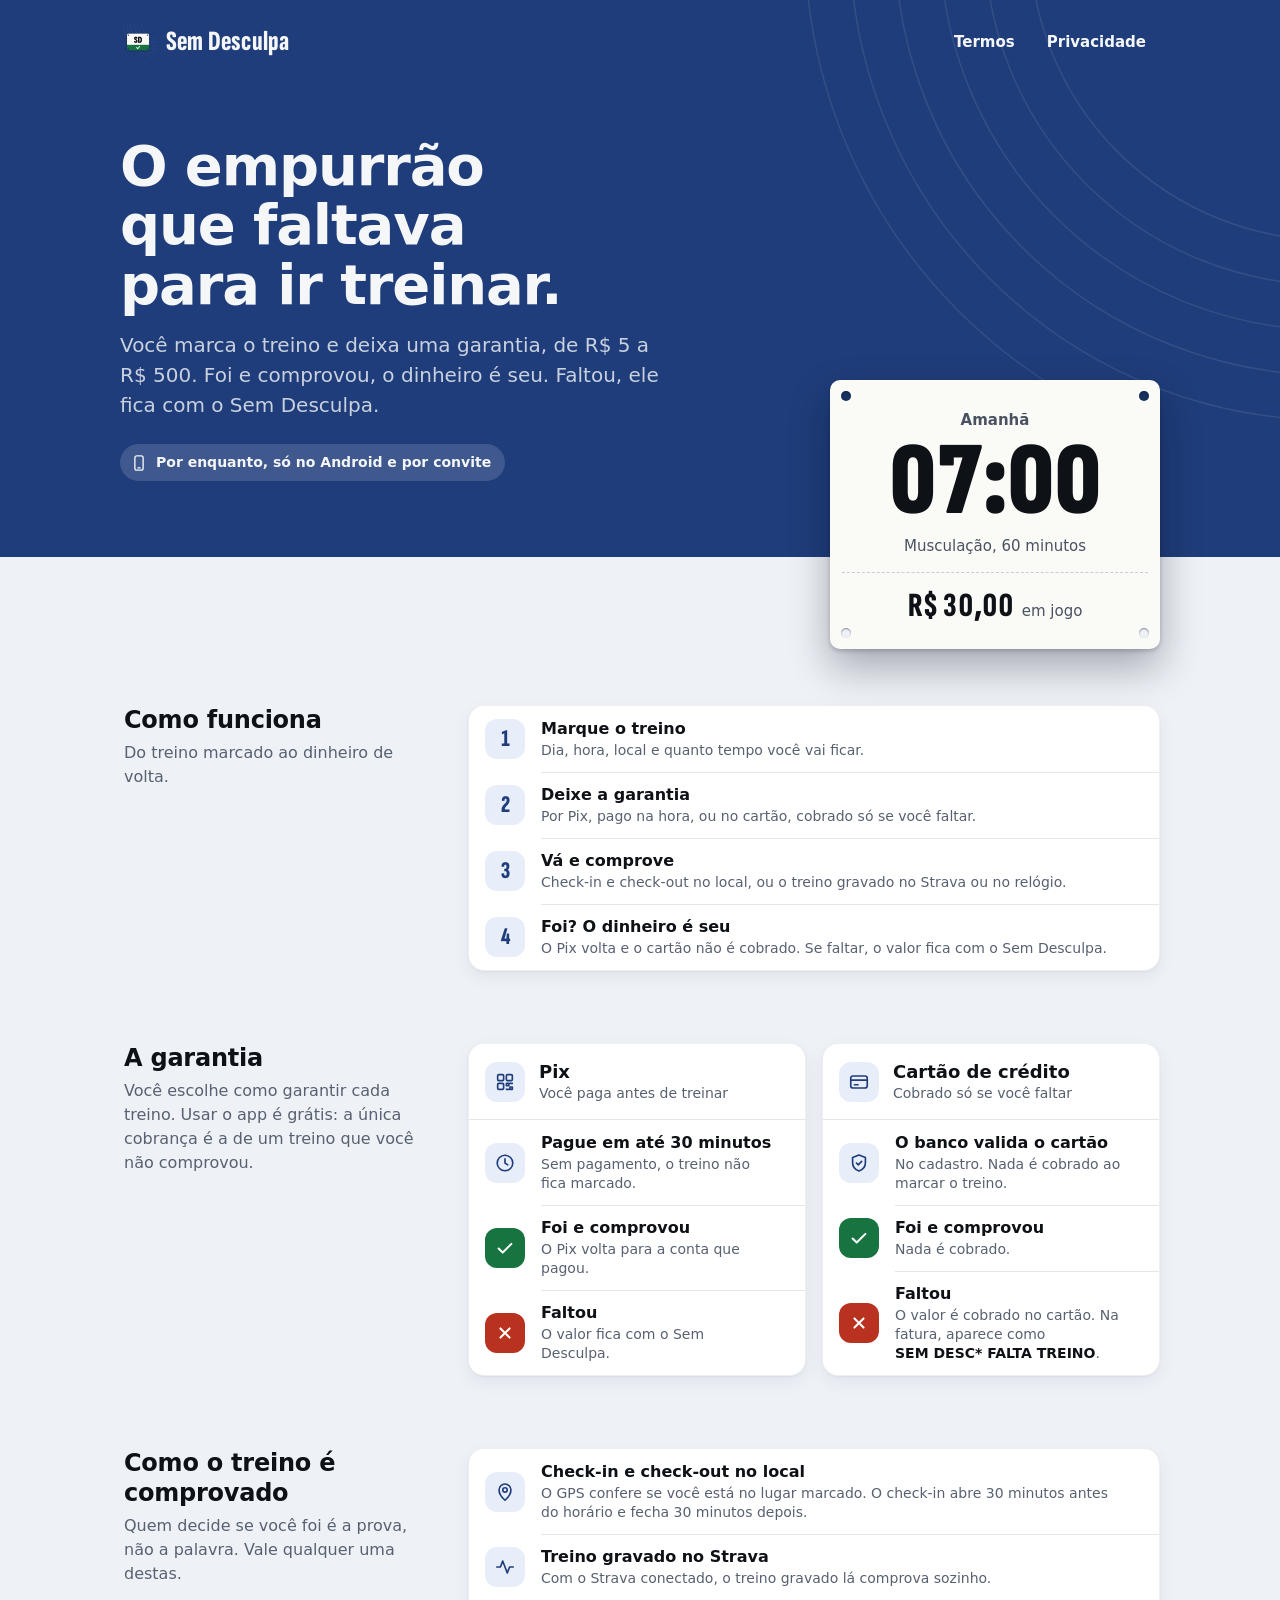
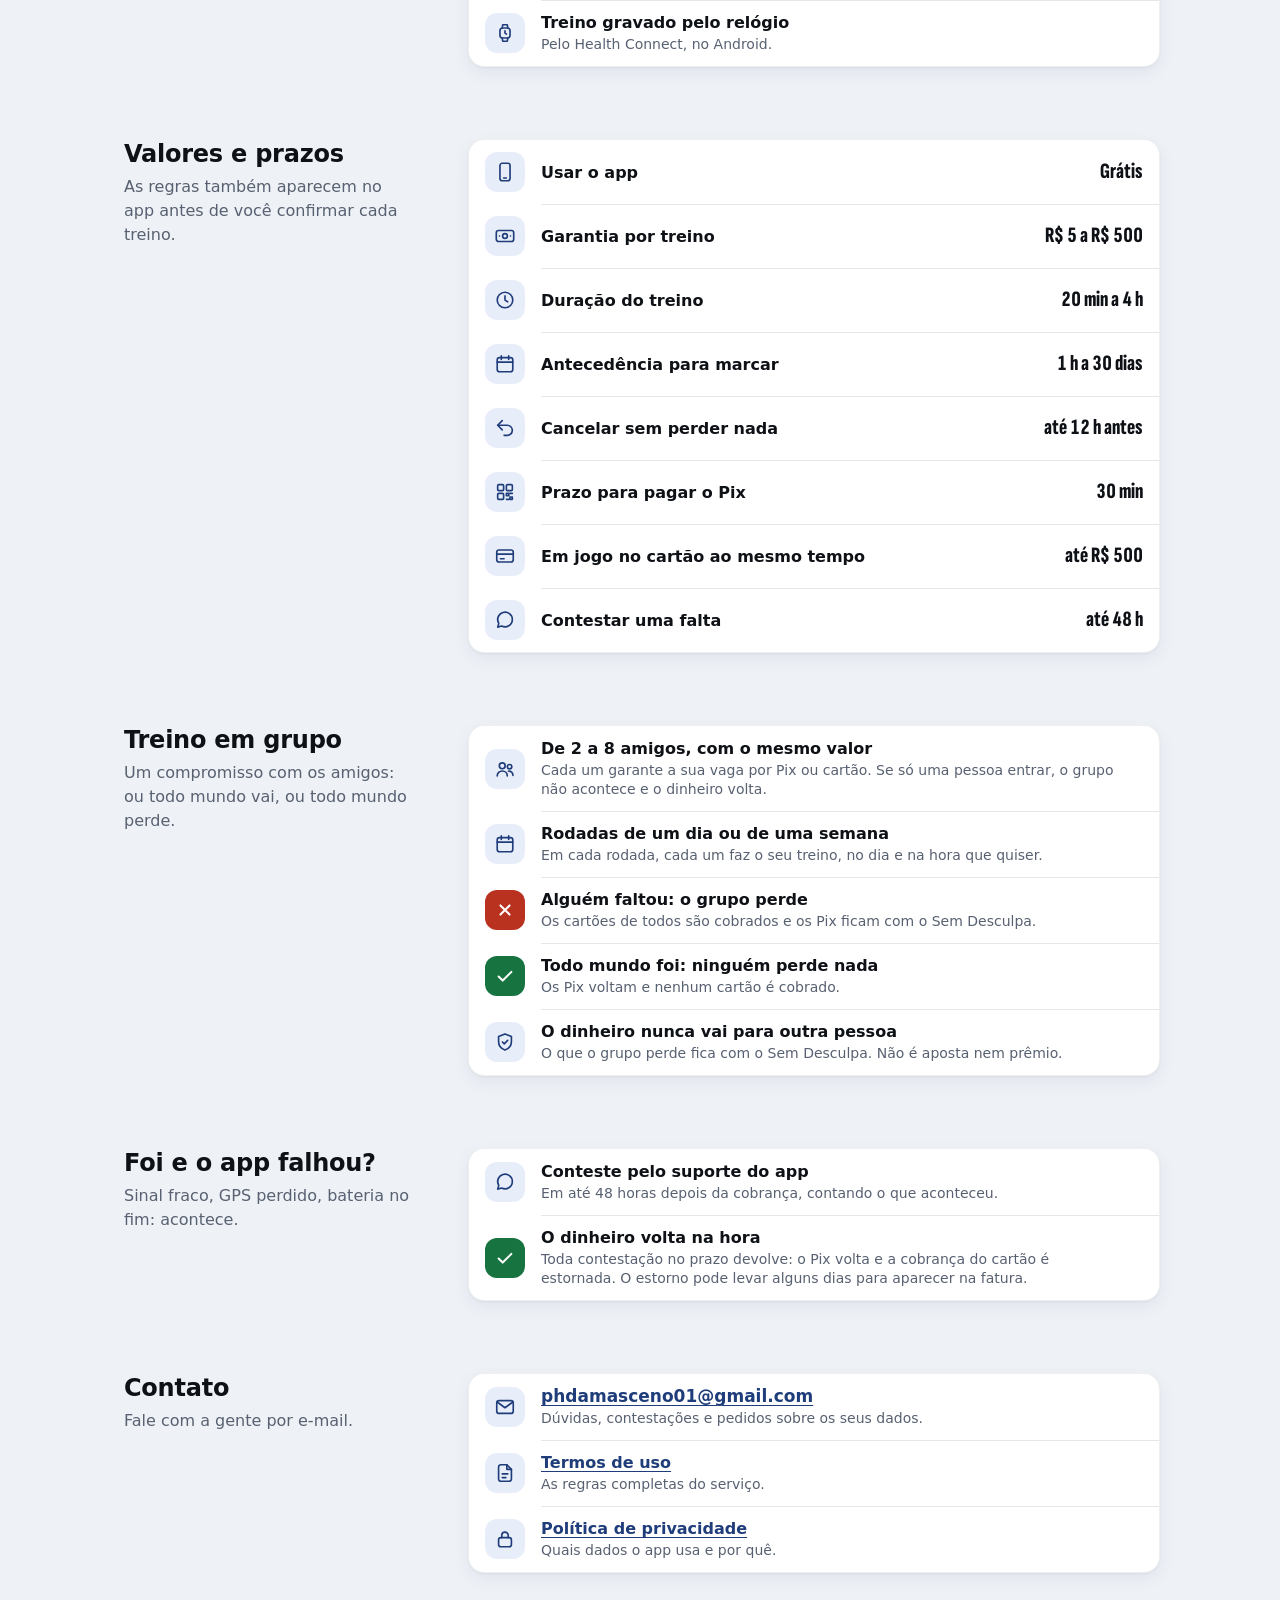
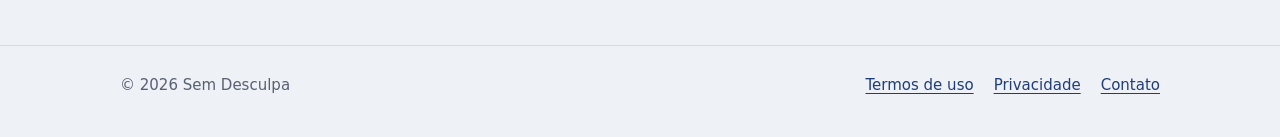
<file: index.html>
<!doctype html>
<html lang="pt-BR">
<head>
  <meta charset="utf-8">
  <meta name="viewport" content="width=device-width, initial-scale=1, viewport-fit=cover">
  <title>Sem Desculpa | treino com garantia em dinheiro</title>
  <meta name="description" content="Marque o treino e deixe uma garantia de R$ 5 a R$ 500. Foi e comprovou, o dinheiro é seu. Faltou, ele fica com o Sem Desculpa.">
  <meta name="theme-color" content="#1F3D7A" media="(prefers-color-scheme: light)">
  <meta name="theme-color" content="#0F1E3D" media="(prefers-color-scheme: dark)">
  <link rel="icon" href="favicon.png" type="image/png">
  <link rel="apple-touch-icon" href="icone.png">
  <meta property="og:type" content="website">
  <meta property="og:locale" content="pt_BR">
  <meta property="og:site_name" content="Sem Desculpa">
  <meta property="og:title" content="Sem Desculpa">
  <meta property="og:description" content="Marque o treino e deixe uma garantia. Foi e comprovou, o dinheiro é seu. Faltou, ele fica com o Sem Desculpa.">
  <meta property="og:url" content="https://pedro-damas.github.io/semdesculpa/">
  <meta property="og:image" content="https://pedro-damas.github.io/semdesculpa/icone.png">
  <link rel="preload" href="fontes/sofia-sans-extra-condensed-900.ttf" as="font" type="font/ttf" crossorigin>
  <link rel="preload" href="fontes/sofia-sans-extra-condensed-800.ttf" as="font" type="font/ttf" crossorigin>
  <link rel="stylesheet" href="estilo.css">
</head>
<body class="inicio">
  <svg width="0" height="0" style="position:absolute" aria-hidden="true" focusable="false">
    <defs>
      <symbol id="i-calendario" viewBox="0 0 24 24"><rect x="3.5" y="5" width="17" height="15.5" rx="2.5"/><path d="M3.5 10h17M8 3v4M16 3v4"/></symbol>
      <symbol id="i-qr" viewBox="0 0 24 24"><rect x="4" y="4" width="6.5" height="6.5" rx="1.2"/><rect x="13.5" y="4" width="6.5" height="6.5" rx="1.2"/><rect x="4" y="13.5" width="6.5" height="6.5" rx="1.2"/><path d="M13.5 13.5h2.6v2.6h-2.6zM17.4 17.4H20V20h-2.6zM17.4 13.5H20M13.5 20h2.6"/></symbol>
      <symbol id="i-cartao" viewBox="0 0 24 24"><rect x="3" y="5.5" width="18" height="13" rx="2.5"/><path d="M3 10h18M7 15h4"/></symbol>
      <symbol id="i-local" viewBox="0 0 24 24"><path d="M12 21s-6.5-5.7-6.5-11.2a6.5 6.5 0 0 1 13 0C18.5 15.3 12 21 12 21z"/><circle cx="12" cy="9.8" r="2.4"/></symbol>
      <symbol id="i-atividade" viewBox="0 0 24 24"><path d="M3 12h4l2.5-6.5 5 13 2.5-6.5h4"/></symbol>
      <symbol id="i-relogio-pulso" viewBox="0 0 24 24"><rect x="6.5" y="6.5" width="11" height="11" rx="3"/><path d="M9 6.5 9.5 3h5l.5 3.5M9 17.5l.5 3.5h5l.5-3.5M12 9.5V12l1.6 1.2"/></symbol>
      <symbol id="i-pessoas" viewBox="0 0 24 24"><circle cx="9" cy="8.5" r="3.2"/><path d="M3.5 19.5c0-3.1 2.5-5.3 5.5-5.3s5.5 2.2 5.5 5.3"/><circle cx="17" cy="9.5" r="2.4"/><path d="M15.8 14.4c2.6-.3 4.9 1.6 4.9 4.6"/></symbol>
      <symbol id="i-escudo" viewBox="0 0 24 24"><path d="M12 3.2 19 6v5.4c0 4.5-3 8-7 9.4-4-1.4-7-4.9-7-9.4V6z"/><path d="m9.2 12 2 2 3.7-3.8"/></symbol>
      <symbol id="i-email" viewBox="0 0 24 24"><rect x="3" y="5" width="18" height="14" rx="2.5"/><path d="m3.8 6.8 8.2 6 8.2-6"/></symbol>
      <symbol id="i-check" viewBox="0 0 24 24"><path d="m5 12.5 4.5 4.5L19 7.5"/></symbol>
      <symbol id="i-x" viewBox="0 0 24 24"><path d="M7 7l10 10M17 7 7 17"/></symbol>
      <symbol id="i-relogio" viewBox="0 0 24 24"><circle cx="12" cy="12" r="8.5"/><path d="M12 7.5V12l3 2"/></symbol>
      <symbol id="i-mensagem" viewBox="0 0 24 24"><path d="M20 11.5a8 8 0 0 1-11.7 7.1L4 19.8l1.2-4.1A8 8 0 1 1 20 11.5z"/></symbol>
      <symbol id="i-dinheiro" viewBox="0 0 24 24"><rect x="2.5" y="6" width="19" height="12" rx="2.5"/><circle cx="12" cy="12" r="2.6"/><path d="M6 12h.01M18 12h.01"/></symbol>
      <symbol id="i-celular" viewBox="0 0 24 24"><rect x="6.5" y="2.5" width="11" height="19" rx="2.5"/><path d="M10.5 18.5h3"/></symbol>
      <symbol id="i-cancelar" viewBox="0 0 24 24"><path d="M9 14 4 9l5-5"/><path d="M4 9h10.5a5.5 5.5 0 0 1 0 11H11"/></symbol>
      <symbol id="i-documento" viewBox="0 0 24 24"><path d="M14 3H7.5A2.5 2.5 0 0 0 5 5.5v13A2.5 2.5 0 0 0 7.5 21h9a2.5 2.5 0 0 0 2.5-2.5V8z"/><path d="M14 3v5h5M9 13h6M9 17h4"/></symbol>
      <symbol id="i-cadeado" viewBox="0 0 24 24"><rect x="5" y="10.5" width="14" height="10" rx="2.5"/><path d="M8.5 10.5V8a3.5 3.5 0 0 1 7 0v2.5"/></symbol>
    </defs>
  </svg>

  <header class="pista">
    <div class="arcos-caixa" aria-hidden="true">
      <svg class="arcos" viewBox="0 0 640 420" aria-hidden="true" focusable="false">
        <g fill="none" stroke="currentColor" stroke-width="1.5">
          <circle cx="690" cy="-60" r="300" vector-effect="non-scaling-stroke"/>
          <circle cx="690" cy="-60" r="345" vector-effect="non-scaling-stroke"/>
          <circle cx="690" cy="-60" r="390" vector-effect="non-scaling-stroke"/>
          <circle cx="690" cy="-60" r="435" vector-effect="non-scaling-stroke"/>
          <circle cx="690" cy="-60" r="480" vector-effect="non-scaling-stroke"/>
          <circle cx="690" cy="-60" r="525" vector-effect="non-scaling-stroke"/>
        </g>
      </svg>
    </div>

    <div class="miolo barra">
      <a class="marca" href="./"><img src="icone.png" width="36" height="36" alt="">Sem Desculpa</a>
      <nav aria-label="Páginas">
        <a href="termos.html">Termos</a>
        <a href="privacidade.html">Privacidade</a>
      </nav>
    </div>

    <div class="miolo heroi">
      <div class="heroi-texto">
        <h1>O empurrão que faltava para ir treinar.</h1>
        <p class="chamada">Você marca o treino e deixa uma garantia, de R$ 5 a R$ 500. Foi e comprovou, o dinheiro é seu. Faltou, ele fica com o Sem Desculpa.</p>
        <p class="disponivel"><svg aria-hidden="true" fill="none" stroke="currentColor" stroke-width="1.8" stroke-linecap="round" stroke-linejoin="round"><use href="#i-celular"/></svg>Por enquanto, só no Android e por convite</p>
      </div>

      <figure class="bib" role="img" aria-label="Exemplo de treino marcado: amanhã às 7h, musculação por 60 minutos, com R$ 30,00 em jogo.">
        <span class="furo cima esq"></span><span class="furo cima dir"></span>
        <span class="furo baixo esq"></span><span class="furo baixo dir"></span>
        <div class="bib-corpo" aria-hidden="true">
          <p class="bib-dia">Amanhã</p>
          <p class="bib-hora">07:00</p>
          <p class="bib-atividade">Musculação, 60 minutos</p>
        </div>
        <div class="bib-picote"></div>
        <div class="bib-canhoto" aria-hidden="true">
          <span class="bib-valor">R$ 30,00</span>
          <span class="bib-rotulo">em jogo</span>
        </div>
      </figure>
    </div>
  </header>

  <main class="miolo">
    <section class="secao" id="como-funciona" aria-labelledby="t-como">
      <div class="secao-titulo">
        <h2 id="t-como">Como funciona</h2>
        <p class="apoio">Do treino marcado ao dinheiro de volta.</p>
      </div>
      <ol class="bloco linhas">
        <li class="linha">
          <span class="ladrilho passo" aria-hidden="true">1</span>
          <div><p class="fato">Marque o treino</p><p class="detalhe">Dia, hora, local e quanto tempo você vai ficar.</p></div>
        </li>
        <li class="linha">
          <span class="ladrilho passo" aria-hidden="true">2</span>
          <div><p class="fato">Deixe a garantia</p><p class="detalhe">Por Pix, pago na hora, ou no cartão, cobrado só se você faltar.</p></div>
        </li>
        <li class="linha">
          <span class="ladrilho passo" aria-hidden="true">3</span>
          <div><p class="fato">Vá e comprove</p><p class="detalhe">Check-in e check-out no local, ou o treino gravado no Strava ou no relógio.</p></div>
        </li>
        <li class="linha">
          <span class="ladrilho passo" aria-hidden="true">4</span>
          <div><p class="fato">Foi? O dinheiro é seu</p><p class="detalhe">O Pix volta e o cartão não é cobrado. Se faltar, o valor fica com o Sem Desculpa.</p></div>
        </li>
      </ol>
    </section>

    <section class="secao" id="garantia" aria-labelledby="t-garantia">
      <div class="secao-titulo">
        <h2 id="t-garantia">A garantia</h2>
        <p class="apoio">Você escolhe como garantir cada treino. Usar o app é grátis: a única cobrança é a de um treino que você não comprovou.</p>
      </div>
      <div class="blocos lado-a-lado">
        <article class="bloco">
          <div class="cabeca-bloco">
            <span class="ladrilho" aria-hidden="true"><svg fill="none" stroke="currentColor" stroke-width="1.8" stroke-linecap="round" stroke-linejoin="round"><use href="#i-qr"/></svg></span>
            <div><h3>Pix</h3><p>Você paga antes de treinar</p></div>
          </div>
          <ul class="linhas">
            <li class="linha">
              <span class="ladrilho" aria-hidden="true"><svg fill="none" stroke="currentColor" stroke-width="1.8" stroke-linecap="round" stroke-linejoin="round"><use href="#i-relogio"/></svg></span>
              <div><p class="fato">Pague em até 30 minutos</p><p class="detalhe">Sem pagamento, o treino não fica marcado.</p></div>
            </li>
            <li class="linha">
              <span class="ladrilho ganho" aria-hidden="true"><svg fill="none" stroke="currentColor" stroke-width="2.2" stroke-linecap="round" stroke-linejoin="round"><use href="#i-check"/></svg></span>
              <div><p class="fato">Foi e comprovou</p><p class="detalhe">O Pix volta para a conta que pagou.</p></div>
            </li>
            <li class="linha">
              <span class="ladrilho perda" aria-hidden="true"><svg fill="none" stroke="currentColor" stroke-width="2.2" stroke-linecap="round" stroke-linejoin="round"><use href="#i-x"/></svg></span>
              <div><p class="fato">Faltou</p><p class="detalhe">O valor fica com o Sem Desculpa.</p></div>
            </li>
          </ul>
        </article>

        <article class="bloco">
          <div class="cabeca-bloco">
            <span class="ladrilho" aria-hidden="true"><svg fill="none" stroke="currentColor" stroke-width="1.8" stroke-linecap="round" stroke-linejoin="round"><use href="#i-cartao"/></svg></span>
            <div><h3>Cartão de crédito</h3><p>Cobrado só se você faltar</p></div>
          </div>
          <ul class="linhas">
            <li class="linha">
              <span class="ladrilho" aria-hidden="true"><svg fill="none" stroke="currentColor" stroke-width="1.8" stroke-linecap="round" stroke-linejoin="round"><use href="#i-escudo"/></svg></span>
              <div><p class="fato">O banco valida o cartão</p><p class="detalhe">No cadastro. Nada é cobrado ao marcar o treino.</p></div>
            </li>
            <li class="linha">
              <span class="ladrilho ganho" aria-hidden="true"><svg fill="none" stroke="currentColor" stroke-width="2.2" stroke-linecap="round" stroke-linejoin="round"><use href="#i-check"/></svg></span>
              <div><p class="fato">Foi e comprovou</p><p class="detalhe">Nada é cobrado.</p></div>
            </li>
            <li class="linha">
              <span class="ladrilho perda" aria-hidden="true"><svg fill="none" stroke="currentColor" stroke-width="2.2" stroke-linecap="round" stroke-linejoin="round"><use href="#i-x"/></svg></span>
              <div><p class="fato">Faltou</p><p class="detalhe">O valor é cobrado no cartão. Na fatura, aparece como <span class="fatura">SEM DESC* FALTA TREINO</span>.</p></div>
            </li>
          </ul>
        </article>
      </div>
    </section>

    <section class="secao" id="prova" aria-labelledby="t-prova">
      <div class="secao-titulo">
        <h2 id="t-prova">Como o treino é comprovado</h2>
        <p class="apoio">Quem decide se você foi é a prova, não a palavra. Vale qualquer uma destas.</p>
      </div>
      <ul class="bloco linhas">
        <li class="linha">
          <span class="ladrilho" aria-hidden="true"><svg fill="none" stroke="currentColor" stroke-width="1.8" stroke-linecap="round" stroke-linejoin="round"><use href="#i-local"/></svg></span>
          <div><p class="fato">Check-in e check-out no local</p><p class="detalhe">O GPS confere se você está no lugar marcado. O check-in abre 30 minutos antes do horário e fecha 30 minutos depois.</p></div>
        </li>
        <li class="linha">
          <span class="ladrilho" aria-hidden="true"><svg fill="none" stroke="currentColor" stroke-width="1.8" stroke-linecap="round" stroke-linejoin="round"><use href="#i-atividade"/></svg></span>
          <div><p class="fato">Treino gravado no Strava</p><p class="detalhe">Com o Strava conectado, o treino gravado lá comprova sozinho.</p></div>
        </li>
        <li class="linha">
          <span class="ladrilho" aria-hidden="true"><svg fill="none" stroke="currentColor" stroke-width="1.8" stroke-linecap="round" stroke-linejoin="round"><use href="#i-relogio-pulso"/></svg></span>
          <div><p class="fato">Treino gravado pelo relógio</p><p class="detalhe">Pelo Health Connect, no Android.</p></div>
        </li>
      </ul>
    </section>

    <section class="secao" id="regras" aria-labelledby="t-regras">
      <div class="secao-titulo">
        <h2 id="t-regras">Valores e prazos</h2>
        <p class="apoio">As regras também aparecem no app antes de você confirmar cada treino.</p>
      </div>
      <ul class="bloco linhas">
        <li class="linha">
          <span class="ladrilho" aria-hidden="true"><svg fill="none" stroke="currentColor" stroke-width="1.8" stroke-linecap="round" stroke-linejoin="round"><use href="#i-celular"/></svg></span>
          <p class="fato">Usar o app</p><span class="valor">Grátis</span>
        </li>
        <li class="linha">
          <span class="ladrilho" aria-hidden="true"><svg fill="none" stroke="currentColor" stroke-width="1.8" stroke-linecap="round" stroke-linejoin="round"><use href="#i-dinheiro"/></svg></span>
          <p class="fato">Garantia por treino</p><span class="valor">R$ 5 a R$ 500</span>
        </li>
        <li class="linha">
          <span class="ladrilho" aria-hidden="true"><svg fill="none" stroke="currentColor" stroke-width="1.8" stroke-linecap="round" stroke-linejoin="round"><use href="#i-relogio"/></svg></span>
          <p class="fato">Duração do treino</p><span class="valor">20 min a 4 h</span>
        </li>
        <li class="linha">
          <span class="ladrilho" aria-hidden="true"><svg fill="none" stroke="currentColor" stroke-width="1.8" stroke-linecap="round" stroke-linejoin="round"><use href="#i-calendario"/></svg></span>
          <p class="fato">Antecedência para marcar</p><span class="valor">1 h a 30 dias</span>
        </li>
        <li class="linha">
          <span class="ladrilho" aria-hidden="true"><svg fill="none" stroke="currentColor" stroke-width="1.8" stroke-linecap="round" stroke-linejoin="round"><use href="#i-cancelar"/></svg></span>
          <p class="fato">Cancelar sem perder nada</p><span class="valor">até 12 h antes</span>
        </li>
        <li class="linha">
          <span class="ladrilho" aria-hidden="true"><svg fill="none" stroke="currentColor" stroke-width="1.8" stroke-linecap="round" stroke-linejoin="round"><use href="#i-qr"/></svg></span>
          <p class="fato">Prazo para pagar o Pix</p><span class="valor">30 min</span>
        </li>
        <li class="linha">
          <span class="ladrilho" aria-hidden="true"><svg fill="none" stroke="currentColor" stroke-width="1.8" stroke-linecap="round" stroke-linejoin="round"><use href="#i-cartao"/></svg></span>
          <p class="fato">Em jogo no cartão ao mesmo tempo</p><span class="valor">até R$ 500</span>
        </li>
        <li class="linha">
          <span class="ladrilho" aria-hidden="true"><svg fill="none" stroke="currentColor" stroke-width="1.8" stroke-linecap="round" stroke-linejoin="round"><use href="#i-mensagem"/></svg></span>
          <p class="fato">Contestar uma falta</p><span class="valor">até 48 h</span>
        </li>
      </ul>
    </section>

    <section class="secao" id="grupo" aria-labelledby="t-grupo">
      <div class="secao-titulo">
        <h2 id="t-grupo">Treino em grupo</h2>
        <p class="apoio">Um compromisso com os amigos: ou todo mundo vai, ou todo mundo perde.</p>
      </div>
      <ul class="bloco linhas">
        <li class="linha">
          <span class="ladrilho" aria-hidden="true"><svg fill="none" stroke="currentColor" stroke-width="1.8" stroke-linecap="round" stroke-linejoin="round"><use href="#i-pessoas"/></svg></span>
          <div><p class="fato">De 2 a 8 amigos, com o mesmo valor</p><p class="detalhe">Cada um garante a sua vaga por Pix ou cartão. Se só uma pessoa entrar, o grupo não acontece e o dinheiro volta.</p></div>
        </li>
        <li class="linha">
          <span class="ladrilho" aria-hidden="true"><svg fill="none" stroke="currentColor" stroke-width="1.8" stroke-linecap="round" stroke-linejoin="round"><use href="#i-calendario"/></svg></span>
          <div><p class="fato">Rodadas de um dia ou de uma semana</p><p class="detalhe">Em cada rodada, cada um faz o seu treino, no dia e na hora que quiser.</p></div>
        </li>
        <li class="linha">
          <span class="ladrilho perda" aria-hidden="true"><svg fill="none" stroke="currentColor" stroke-width="2.2" stroke-linecap="round" stroke-linejoin="round"><use href="#i-x"/></svg></span>
          <div><p class="fato">Alguém faltou: o grupo perde</p><p class="detalhe">Os cartões de todos são cobrados e os Pix ficam com o Sem Desculpa.</p></div>
        </li>
        <li class="linha">
          <span class="ladrilho ganho" aria-hidden="true"><svg fill="none" stroke="currentColor" stroke-width="2.2" stroke-linecap="round" stroke-linejoin="round"><use href="#i-check"/></svg></span>
          <div><p class="fato">Todo mundo foi: ninguém perde nada</p><p class="detalhe">Os Pix voltam e nenhum cartão é cobrado.</p></div>
        </li>
        <li class="linha">
          <span class="ladrilho" aria-hidden="true"><svg fill="none" stroke="currentColor" stroke-width="1.8" stroke-linecap="round" stroke-linejoin="round"><use href="#i-escudo"/></svg></span>
          <div><p class="fato">O dinheiro nunca vai para outra pessoa</p><p class="detalhe">O que o grupo perde fica com o Sem Desculpa. Não é aposta nem prêmio.</p></div>
        </li>
      </ul>
    </section>

    <section class="secao" id="contestar" aria-labelledby="t-contestar">
      <div class="secao-titulo">
        <h2 id="t-contestar">Foi e o app falhou?</h2>
        <p class="apoio">Sinal fraco, GPS perdido, bateria no fim: acontece.</p>
      </div>
      <ul class="bloco linhas">
        <li class="linha">
          <span class="ladrilho" aria-hidden="true"><svg fill="none" stroke="currentColor" stroke-width="1.8" stroke-linecap="round" stroke-linejoin="round"><use href="#i-mensagem"/></svg></span>
          <div><p class="fato">Conteste pelo suporte do app</p><p class="detalhe">Em até 48 horas depois da cobrança, contando o que aconteceu.</p></div>
        </li>
        <li class="linha">
          <span class="ladrilho ganho" aria-hidden="true"><svg fill="none" stroke="currentColor" stroke-width="2.2" stroke-linecap="round" stroke-linejoin="round"><use href="#i-check"/></svg></span>
          <div><p class="fato">O dinheiro volta na hora</p><p class="detalhe">Toda contestação no prazo devolve: o Pix volta e a cobrança do cartão é estornada. O estorno pode levar alguns dias para aparecer na fatura.</p></div>
        </li>
      </ul>
    </section>

    <section class="secao" id="contato" aria-labelledby="t-contato">
      <div class="secao-titulo">
        <h2 id="t-contato">Contato</h2>
        <p class="apoio">Fale com a gente por e-mail.</p>
      </div>
      <ul class="bloco linhas">
        <li class="linha">
          <span class="ladrilho" aria-hidden="true"><svg fill="none" stroke="currentColor" stroke-width="1.8" stroke-linecap="round" stroke-linejoin="round"><use href="#i-email"/></svg></span>
          <div><p class="fato"><a class="contato" href="mailto:phdamasceno01@gmail.com">phdamasceno01@gmail.com</a></p><p class="detalhe">Dúvidas, contestações e pedidos sobre os seus dados.</p></div>
        </li>
        <li class="linha">
          <span class="ladrilho" aria-hidden="true"><svg fill="none" stroke="currentColor" stroke-width="1.8" stroke-linecap="round" stroke-linejoin="round"><use href="#i-documento"/></svg></span>
          <div><p class="fato"><a href="termos.html">Termos de uso</a></p><p class="detalhe">As regras completas do serviço.</p></div>
        </li>
        <li class="linha">
          <span class="ladrilho" aria-hidden="true"><svg fill="none" stroke="currentColor" stroke-width="1.8" stroke-linecap="round" stroke-linejoin="round"><use href="#i-cadeado"/></svg></span>
          <div><p class="fato"><a href="privacidade.html">Política de privacidade</a></p><p class="detalhe">Quais dados o app usa e por quê.</p></div>
        </li>
      </ul>
    </section>
  </main>

  <footer class="rodape">
    <div class="miolo">
      <p>© 2026 Sem Desculpa</p>
      <nav aria-label="Rodapé">
        <a href="termos.html">Termos de uso</a>
        <a href="privacidade.html">Privacidade</a>
        <a href="mailto:phdamasceno01@gmail.com">Contato</a>
      </nav>
    </div>
  </footer>
</body>
</html>
</file>
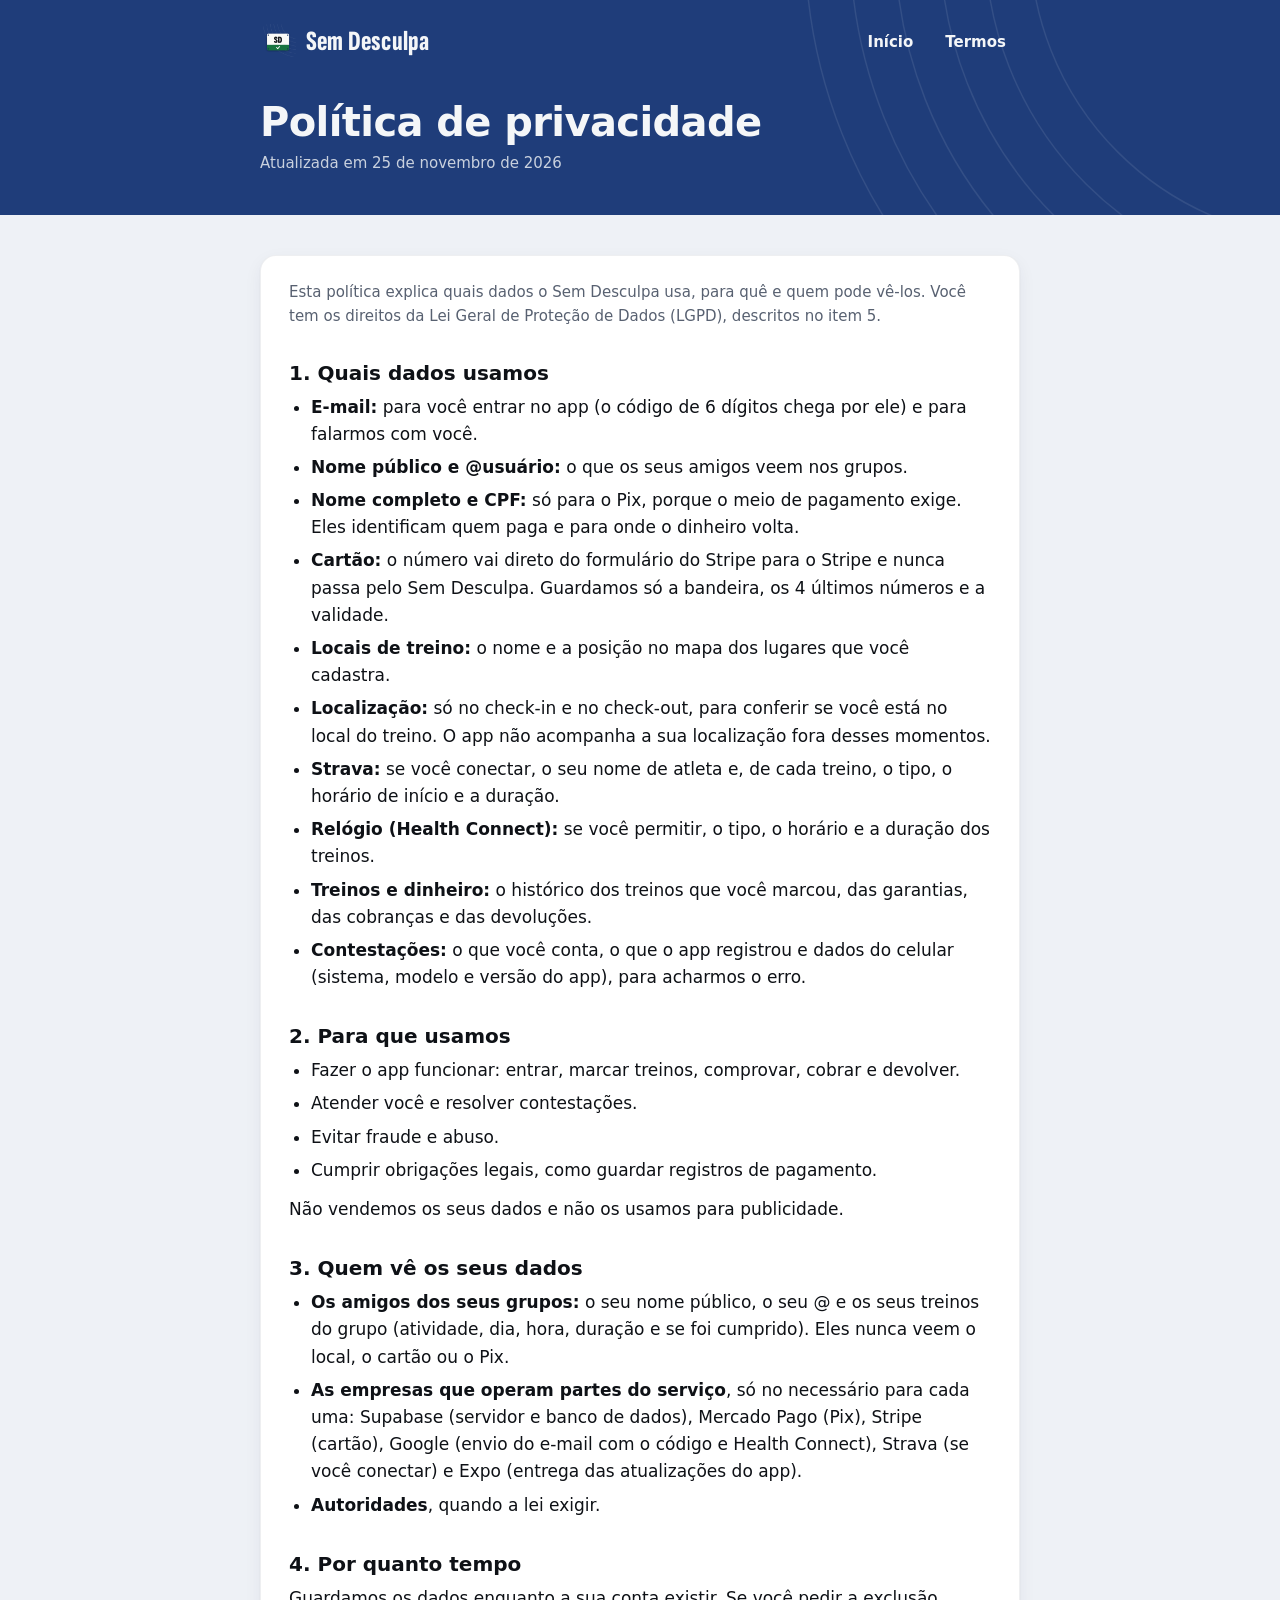
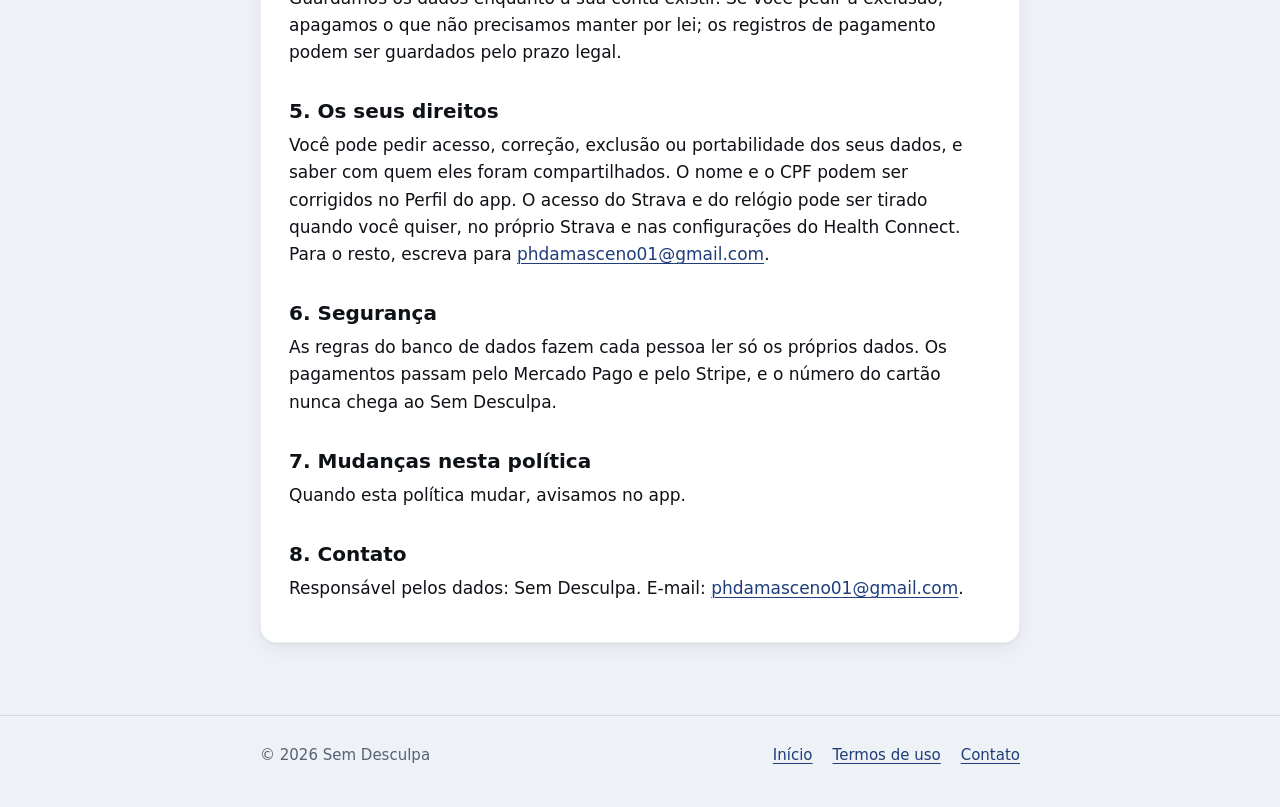
<file: privacidade.html>
<!doctype html>
<html lang="pt-BR">
<head>
  <meta charset="utf-8">
  <meta name="viewport" content="width=device-width, initial-scale=1, viewport-fit=cover">
  <title>Política de privacidade | Sem Desculpa</title>
  <meta name="description" content="Quais dados o Sem Desculpa usa, para quê, com quem compartilha e como pedir acesso, correção ou exclusão.">
  <meta name="theme-color" content="#1F3D7A" media="(prefers-color-scheme: light)">
  <meta name="theme-color" content="#0F1E3D" media="(prefers-color-scheme: dark)">
  <link rel="icon" href="favicon.png" type="image/png">
  <link rel="apple-touch-icon" href="icone.png">
  <link rel="stylesheet" href="estilo.css">
</head>
<body>
  <header class="pista">
    <div class="arcos-caixa" aria-hidden="true">
      <svg class="arcos" viewBox="0 0 640 420" aria-hidden="true" focusable="false">
        <g fill="none" stroke="currentColor" stroke-width="1.5">
          <circle cx="690" cy="-60" r="300" vector-effect="non-scaling-stroke"/>
          <circle cx="690" cy="-60" r="345" vector-effect="non-scaling-stroke"/>
          <circle cx="690" cy="-60" r="390" vector-effect="non-scaling-stroke"/>
          <circle cx="690" cy="-60" r="435" vector-effect="non-scaling-stroke"/>
          <circle cx="690" cy="-60" r="480" vector-effect="non-scaling-stroke"/>
          <circle cx="690" cy="-60" r="525" vector-effect="non-scaling-stroke"/>
        </g>
      </svg>
    </div>
    <div class="miolo estreito barra">
      <a class="marca" href="./"><img src="icone.png" width="36" height="36" alt="">Sem Desculpa</a>
      <nav aria-label="Páginas">
        <a href="./">Início</a>
        <a href="termos.html">Termos</a>
      </nav>
    </div>
    <div class="miolo estreito titulo-pagina">
      <h1>Política de privacidade</h1>
      <p>Atualizada em 25 de novembro de 2026</p>
    </div>
  </header>

  <main class="miolo estreito">
    <article class="bloco texto">
      <p class="aviso-texto">Esta política explica quais dados o Sem Desculpa usa, para quê e quem pode vê-los. Você tem os direitos da Lei Geral de Proteção de Dados (LGPD), descritos no item 5.</p>

      <h2>1. Quais dados usamos</h2>
      <ul>
        <li><strong>E-mail:</strong> para você entrar no app (o código de 6 dígitos chega por ele) e para falarmos com você.</li>
        <li><strong>Nome público e @usuário:</strong> o que os seus amigos veem nos grupos.</li>
        <li><strong>Nome completo e CPF:</strong> só para o Pix, porque o meio de pagamento exige. Eles identificam quem paga e para onde o dinheiro volta.</li>
        <li><strong>Cartão:</strong> o número vai direto do formulário do Stripe para o Stripe e nunca passa pelo Sem Desculpa. Guardamos só a bandeira, os 4 últimos números e a validade.</li>
        <li><strong>Locais de treino:</strong> o nome e a posição no mapa dos lugares que você cadastra.</li>
        <li><strong>Localização:</strong> só no check-in e no check-out, para conferir se você está no local do treino. O app não acompanha a sua localização fora desses momentos.</li>
        <li><strong>Strava:</strong> se você conectar, o seu nome de atleta e, de cada treino, o tipo, o horário de início e a duração.</li>
        <li><strong>Relógio (Health Connect):</strong> se você permitir, o tipo, o horário e a duração dos treinos.</li>
        <li><strong>Treinos e dinheiro:</strong> o histórico dos treinos que você marcou, das garantias, das cobranças e das devoluções.</li>
        <li><strong>Contestações:</strong> o que você conta, o que o app registrou e dados do celular (sistema, modelo e versão do app), para acharmos o erro.</li>
      </ul>

      <h2>2. Para que usamos</h2>
      <ul>
        <li>Fazer o app funcionar: entrar, marcar treinos, comprovar, cobrar e devolver.</li>
        <li>Atender você e resolver contestações.</li>
        <li>Evitar fraude e abuso.</li>
        <li>Cumprir obrigações legais, como guardar registros de pagamento.</li>
      </ul>
      <p>Não vendemos os seus dados e não os usamos para publicidade.</p>

      <h2>3. Quem vê os seus dados</h2>
      <ul>
        <li><strong>Os amigos dos seus grupos:</strong> o seu nome público, o seu @ e os seus treinos do grupo (atividade, dia, hora, duração e se foi cumprido). Eles nunca veem o local, o cartão ou o Pix.</li>
        <li><strong>As empresas que operam partes do serviço</strong>, só no necessário para cada uma: Supabase (servidor e banco de dados), Mercado Pago (Pix), Stripe (cartão), Google (envio do e-mail com o código e Health Connect), Strava (se você conectar) e Expo (entrega das atualizações do app).</li>
        <li><strong>Autoridades</strong>, quando a lei exigir.</li>
      </ul>

      <h2>4. Por quanto tempo</h2>
      <p>Guardamos os dados enquanto a sua conta existir. Se você pedir a exclusão, apagamos o que não precisamos manter por lei; os registros de pagamento podem ser guardados pelo prazo legal.</p>

      <h2>5. Os seus direitos</h2>
      <p>Você pode pedir acesso, correção, exclusão ou portabilidade dos seus dados, e saber com quem eles foram compartilhados. O nome e o CPF podem ser corrigidos no Perfil do app. O acesso do Strava e do relógio pode ser tirado quando você quiser, no próprio Strava e nas configurações do Health Connect. Para o resto, escreva para <a href="mailto:phdamasceno01@gmail.com">phdamasceno01@gmail.com</a>.</p>

      <h2>6. Segurança</h2>
      <p>As regras do banco de dados fazem cada pessoa ler só os próprios dados. Os pagamentos passam pelo Mercado Pago e pelo Stripe, e o número do cartão nunca chega ao Sem Desculpa.</p>

      <h2>7. Mudanças nesta política</h2>
      <p>Quando esta política mudar, avisamos no app.</p>

      <h2>8. Contato</h2>
      <p>Responsável pelos dados: Sem Desculpa. E-mail: <a href="mailto:phdamasceno01@gmail.com">phdamasceno01@gmail.com</a>.</p>
    </article>
  </main>

  <footer class="rodape">
    <div class="miolo estreito">
      <p>© 2026 Sem Desculpa</p>
      <nav aria-label="Rodapé">
        <a href="./">Início</a>
        <a href="termos.html">Termos de uso</a>
        <a href="mailto:phdamasceno01@gmail.com">Contato</a>
      </nav>
    </div>
  </footer>
</body>
</html>
</file>
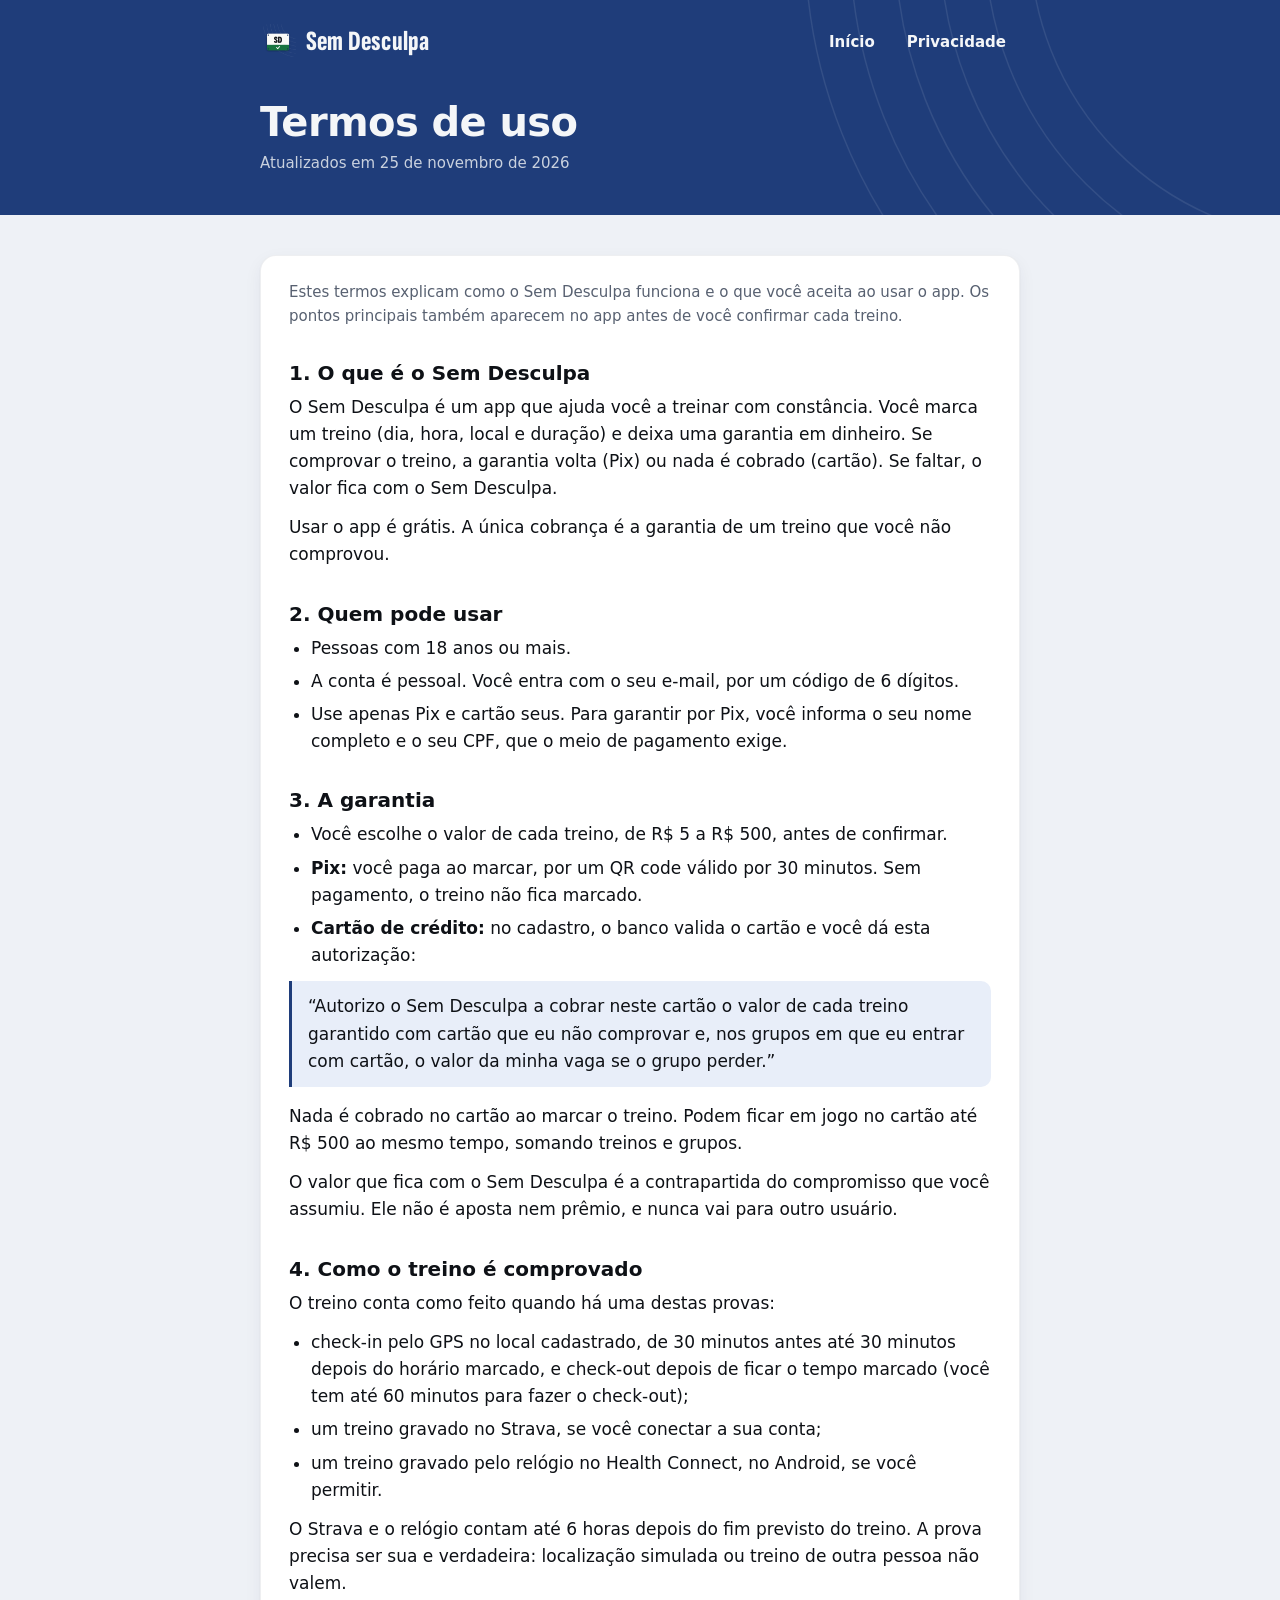
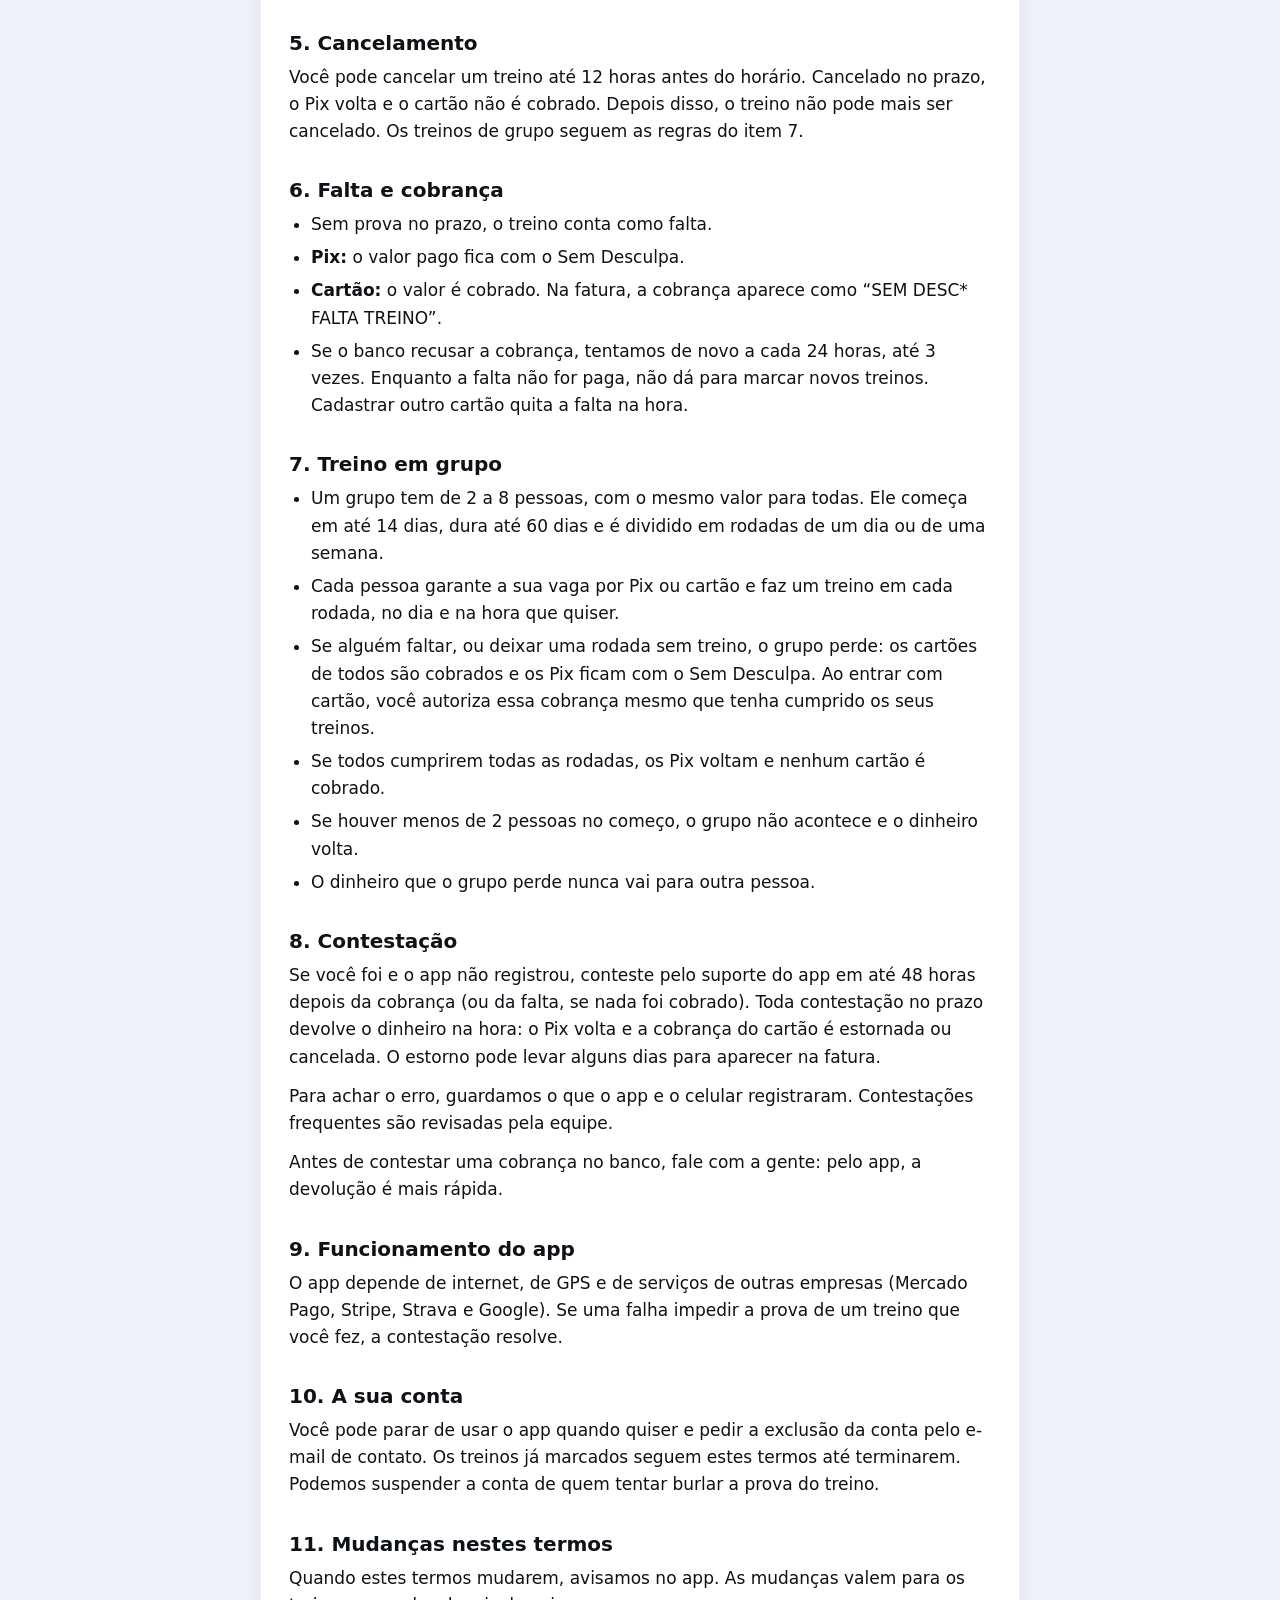
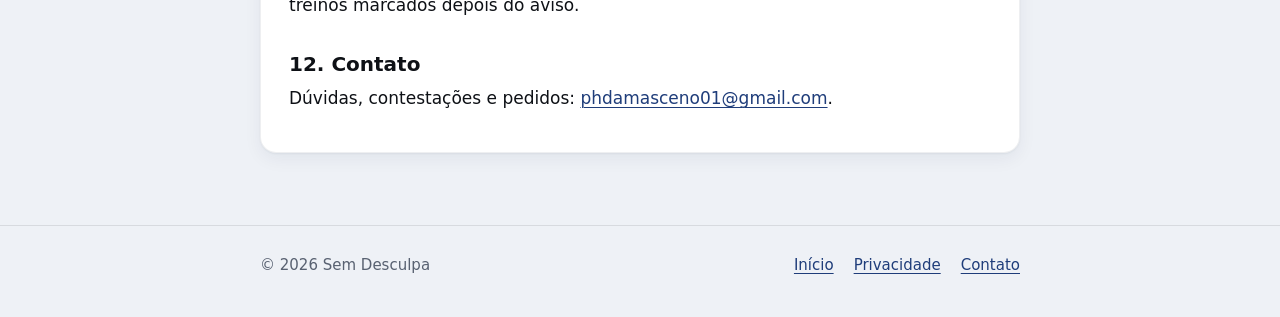
<file: termos.html>
<!doctype html>
<html lang="pt-BR">
<head>
  <meta charset="utf-8">
  <meta name="viewport" content="width=device-width, initial-scale=1, viewport-fit=cover">
  <title>Termos de uso | Sem Desculpa</title>
  <meta name="description" content="As regras do Sem Desculpa: garantia, prova do treino, cancelamento, cobrança, treino em grupo e contestação.">
  <meta name="theme-color" content="#1F3D7A" media="(prefers-color-scheme: light)">
  <meta name="theme-color" content="#0F1E3D" media="(prefers-color-scheme: dark)">
  <link rel="icon" href="favicon.png" type="image/png">
  <link rel="apple-touch-icon" href="icone.png">
  <link rel="stylesheet" href="estilo.css">
</head>
<body>
  <header class="pista">
    <div class="arcos-caixa" aria-hidden="true">
      <svg class="arcos" viewBox="0 0 640 420" aria-hidden="true" focusable="false">
        <g fill="none" stroke="currentColor" stroke-width="1.5">
          <circle cx="690" cy="-60" r="300" vector-effect="non-scaling-stroke"/>
          <circle cx="690" cy="-60" r="345" vector-effect="non-scaling-stroke"/>
          <circle cx="690" cy="-60" r="390" vector-effect="non-scaling-stroke"/>
          <circle cx="690" cy="-60" r="435" vector-effect="non-scaling-stroke"/>
          <circle cx="690" cy="-60" r="480" vector-effect="non-scaling-stroke"/>
          <circle cx="690" cy="-60" r="525" vector-effect="non-scaling-stroke"/>
        </g>
      </svg>
    </div>
    <div class="miolo estreito barra">
      <a class="marca" href="./"><img src="icone.png" width="36" height="36" alt="">Sem Desculpa</a>
      <nav aria-label="Páginas">
        <a href="./">Início</a>
        <a href="privacidade.html">Privacidade</a>
      </nav>
    </div>
    <div class="miolo estreito titulo-pagina">
      <h1>Termos de uso</h1>
      <p>Atualizados em 25 de novembro de 2026</p>
    </div>
  </header>

  <main class="miolo estreito">
    <article class="bloco texto">
      <p class="aviso-texto">Estes termos explicam como o Sem Desculpa funciona e o que você aceita ao usar o app. Os pontos principais também aparecem no app antes de você confirmar cada treino.</p>

      <h2>1. O que é o Sem Desculpa</h2>
      <p>O Sem Desculpa é um app que ajuda você a treinar com constância. Você marca um treino (dia, hora, local e duração) e deixa uma garantia em dinheiro. Se comprovar o treino, a garantia volta (Pix) ou nada é cobrado (cartão). Se faltar, o valor fica com o Sem Desculpa.</p>
      <p>Usar o app é grátis. A única cobrança é a garantia de um treino que você não comprovou.</p>

      <h2>2. Quem pode usar</h2>
      <ul>
        <li>Pessoas com 18 anos ou mais.</li>
        <li>A conta é pessoal. Você entra com o seu e-mail, por um código de 6 dígitos.</li>
        <li>Use apenas Pix e cartão seus. Para garantir por Pix, você informa o seu nome completo e o seu CPF, que o meio de pagamento exige.</li>
      </ul>

      <h2>3. A garantia</h2>
      <ul>
        <li>Você escolhe o valor de cada treino, de R$ 5 a R$ 500, antes de confirmar.</li>
        <li><strong>Pix:</strong> você paga ao marcar, por um QR code válido por 30 minutos. Sem pagamento, o treino não fica marcado.</li>
        <li><strong>Cartão de crédito:</strong> no cadastro, o banco valida o cartão e você dá esta autorização:</li>
      </ul>
      <blockquote>“Autorizo o Sem Desculpa a cobrar neste cartão o valor de cada treino garantido com cartão que eu não comprovar e, nos grupos em que eu entrar com cartão, o valor da minha vaga se o grupo perder.”</blockquote>
      <p>Nada é cobrado no cartão ao marcar o treino. Podem ficar em jogo no cartão até R$ 500 ao mesmo tempo, somando treinos e grupos.</p>
      <p>O valor que fica com o Sem Desculpa é a contrapartida do compromisso que você assumiu. Ele não é aposta nem prêmio, e nunca vai para outro usuário.</p>

      <h2>4. Como o treino é comprovado</h2>
      <p>O treino conta como feito quando há uma destas provas:</p>
      <ul>
        <li>check-in pelo GPS no local cadastrado, de 30 minutos antes até 30 minutos depois do horário marcado, e check-out depois de ficar o tempo marcado (você tem até 60 minutos para fazer o check-out);</li>
        <li>um treino gravado no Strava, se você conectar a sua conta;</li>
        <li>um treino gravado pelo relógio no Health Connect, no Android, se você permitir.</li>
      </ul>
      <p>O Strava e o relógio contam até 6 horas depois do fim previsto do treino. A prova precisa ser sua e verdadeira: localização simulada ou treino de outra pessoa não valem.</p>

      <h2>5. Cancelamento</h2>
      <p>Você pode cancelar um treino até 12 horas antes do horário. Cancelado no prazo, o Pix volta e o cartão não é cobrado. Depois disso, o treino não pode mais ser cancelado. Os treinos de grupo seguem as regras do item 7.</p>

      <h2>6. Falta e cobrança</h2>
      <ul>
        <li>Sem prova no prazo, o treino conta como falta.</li>
        <li><strong>Pix:</strong> o valor pago fica com o Sem Desculpa.</li>
        <li><strong>Cartão:</strong> o valor é cobrado. Na fatura, a cobrança aparece como “SEM DESC* FALTA TREINO”.</li>
        <li>Se o banco recusar a cobrança, tentamos de novo a cada 24 horas, até 3 vezes. Enquanto a falta não for paga, não dá para marcar novos treinos. Cadastrar outro cartão quita a falta na hora.</li>
      </ul>

      <h2>7. Treino em grupo</h2>
      <ul>
        <li>Um grupo tem de 2 a 8 pessoas, com o mesmo valor para todas. Ele começa em até 14 dias, dura até 60 dias e é dividido em rodadas de um dia ou de uma semana.</li>
        <li>Cada pessoa garante a sua vaga por Pix ou cartão e faz um treino em cada rodada, no dia e na hora que quiser.</li>
        <li>Se alguém faltar, ou deixar uma rodada sem treino, o grupo perde: os cartões de todos são cobrados e os Pix ficam com o Sem Desculpa. Ao entrar com cartão, você autoriza essa cobrança mesmo que tenha cumprido os seus treinos.</li>
        <li>Se todos cumprirem todas as rodadas, os Pix voltam e nenhum cartão é cobrado.</li>
        <li>Se houver menos de 2 pessoas no começo, o grupo não acontece e o dinheiro volta.</li>
        <li>O dinheiro que o grupo perde nunca vai para outra pessoa.</li>
      </ul>

      <h2>8. Contestação</h2>
      <p>Se você foi e o app não registrou, conteste pelo suporte do app em até 48 horas depois da cobrança (ou da falta, se nada foi cobrado). Toda contestação no prazo devolve o dinheiro na hora: o Pix volta e a cobrança do cartão é estornada ou cancelada. O estorno pode levar alguns dias para aparecer na fatura.</p>
      <p>Para achar o erro, guardamos o que o app e o celular registraram. Contestações frequentes são revisadas pela equipe.</p>
      <p>Antes de contestar uma cobrança no banco, fale com a gente: pelo app, a devolução é mais rápida.</p>

      <h2>9. Funcionamento do app</h2>
      <p>O app depende de internet, de GPS e de serviços de outras empresas (Mercado Pago, Stripe, Strava e Google). Se uma falha impedir a prova de um treino que você fez, a contestação resolve.</p>

      <h2>10. A sua conta</h2>
      <p>Você pode parar de usar o app quando quiser e pedir a exclusão da conta pelo e-mail de contato. Os treinos já marcados seguem estes termos até terminarem. Podemos suspender a conta de quem tentar burlar a prova do treino.</p>

      <h2>11. Mudanças nestes termos</h2>
      <p>Quando estes termos mudarem, avisamos no app. As mudanças valem para os treinos marcados depois do aviso.</p>

      <h2>12. Contato</h2>
      <p>Dúvidas, contestações e pedidos: <a href="mailto:phdamasceno01@gmail.com">phdamasceno01@gmail.com</a>.</p>
    </article>
  </main>

  <footer class="rodape">
    <div class="miolo estreito">
      <p>© 2026 Sem Desculpa</p>
      <nav aria-label="Rodapé">
        <a href="./">Início</a>
        <a href="privacidade.html">Privacidade</a>
        <a href="mailto:phdamasceno01@gmail.com">Contato</a>
      </nav>
    </div>
  </footer>
</body>
</html>
</file>
<file: estilo.css>
/* Sem Desculpa: a pista no topo, o número de peito descendo para o chão claro, blocos brancos
   com um fato por linha. As cores e as medidas vêm do DESIGN.md do app. */

@font-face {
  font-family: "Sofia Sans Extra Condensed";
  src: url("fontes/sofia-sans-extra-condensed-800.ttf") format("truetype");
  font-weight: 800;
  font-style: normal;
  font-display: swap;
}

@font-face {
  font-family: "Sofia Sans Extra Condensed";
  src: url("fontes/sofia-sans-extra-condensed-900.ttf") format("truetype");
  font-weight: 900;
  font-style: normal;
  font-display: swap;
}

:root {
  color-scheme: light dark;

  --pista: #1f3d7a;
  --pista-funda: #16305f;
  --arco: rgba(255, 255, 255, 0.09);
  --texto-pista: #f4f6f8;
  --texto-suave-pista: rgba(244, 246, 248, 0.8);
  --texto-apagado-pista: rgba(244, 246, 248, 0.64);
  --ladrilho-pista: rgba(255, 255, 255, 0.14);

  --chao: #eef1f6;
  --texto: #0e1116;
  --texto-suave: #586171;
  --texto-apagado: #6e7787;
  --linha: rgba(14, 17, 22, 0.1);
  --bloco: #ffffff;
  --bloco-borda: rgba(15, 30, 61, 0.07);
  --ladrilho: #e8eef9;
  --ladrilho-icone: #1f3d7a;
  --acento: #1f3d7a;

  --tyvek: #fafaf7;
  --tyvek-sombra: #c9ced6;
  --tinta: #0e1116;
  --tinta-suave: #4a5261;

  --verde: #17733f;
  --vermelho: #b8321f;

  --sombra-bloco: 0 1px 2px rgba(15, 30, 61, 0.05), 0 6px 18px rgba(15, 30, 61, 0.06);
  --sombra-papel: 0 2px 4px rgba(5, 12, 30, 0.2), 0 18px 40px rgba(5, 12, 30, 0.32);

  --numeros: "Sofia Sans Extra Condensed", "Arial Narrow", sans-serif;
  --texto-fonte: system-ui, -apple-system, "Segoe UI", Roboto, "Helvetica Neue", Arial, sans-serif;
}

@media (prefers-color-scheme: dark) {
  :root {
    --pista: #0f1e3d;
    --pista-funda: #091530;
    --texto-pista: #e9edf3;
    --texto-suave-pista: rgba(233, 237, 243, 0.78);
    --texto-apagado-pista: rgba(233, 237, 243, 0.62);
    --ladrilho-pista: rgba(255, 255, 255, 0.1);

    --chao: #0a1328;
    --texto: #e9edf3;
    --texto-suave: rgba(233, 237, 243, 0.72);
    --texto-apagado: rgba(233, 237, 243, 0.56);
    --linha: rgba(233, 237, 243, 0.1);
    --bloco: #131e39;
    --bloco-borda: rgba(233, 237, 243, 0.06);
    --ladrilho: rgba(201, 214, 240, 0.1);
    --ladrilho-icone: #c9d6f0;
    --acento: #afc3ea;

    --tyvek: #e9eae5;
    --tyvek-sombra: #bcc1c9;
    --tinta-suave: #474f5d;

    --sombra-bloco: none;
    --sombra-papel: 0 2px 4px rgba(0, 0, 0, 0.3), 0 18px 40px rgba(0, 0, 0, 0.45);
  }
}

/* ── Base ─────────────────────────────────────────────────────────────── */

*,
*::before,
*::after {
  box-sizing: border-box;
}

html {
  -webkit-text-size-adjust: 100%;
  text-size-adjust: 100%;
}

body {
  margin: 0;
  background: var(--chao);
  color: var(--texto);
  font: 400 17px/1.5 var(--texto-fonte);
}

img,
svg {
  display: block;
}

a {
  color: var(--acento);
  text-underline-offset: 3px;
  text-decoration-thickness: 1px;
}

a:hover {
  text-decoration-thickness: 2px;
}

:focus-visible {
  outline: 2px solid var(--acento);
  outline-offset: 3px;
  border-radius: 4px;
}

.pista :focus-visible {
  outline-color: var(--texto-pista);
}

.so-leitor {
  position: absolute;
  width: 1px;
  height: 1px;
  overflow: hidden;
  clip: rect(0 0 0 0);
  white-space: nowrap;
}

.miolo {
  width: 100%;
  max-width: 1080px;
  margin: 0 auto;
  padding: 0 20px;
}

.miolo.estreito {
  max-width: 800px;
}

/* ── A pista (topo) ───────────────────────────────────────────────────── */

.pista {
  position: relative;
  background: var(--pista);
  color: var(--texto-pista);
}

/* Os arcos ficam presos na faixa; o número de peito, não (ele desce para o chão). */
.arcos-caixa {
  position: absolute;
  inset: 0;
  overflow: hidden;
  pointer-events: none;
}

.pista::before {
  /* o teto: a mesma cor por trás da barra do navegador no celular */
  content: "";
  position: absolute;
  inset: -200px 0 auto;
  height: 200px;
  background: var(--pista);
}

.arcos {
  position: absolute;
  top: 0;
  right: 0;
  width: min(640px, 120vw);
  height: auto;
  color: var(--arco);
  pointer-events: none;
}

.barra {
  position: relative;
  display: flex;
  align-items: center;
  justify-content: space-between;
  gap: 16px;
  min-height: 72px;
  padding-top: 12px;
}

.marca {
  display: inline-flex;
  align-items: center;
  gap: 10px;
  color: var(--texto-pista);
  text-decoration: none;
  font: 800 28px/1 var(--numeros);
  letter-spacing: 0.2px;
  white-space: nowrap;
}

.marca img {
  width: 36px;
  height: 36px;
  border-radius: 9px;
}

.barra nav {
  display: flex;
  gap: 4px;
}

.barra nav a {
  display: inline-flex;
  align-items: center;
  min-height: 44px;
  padding: 0 14px;
  border-radius: 999px;
  color: var(--texto-pista);
  font-size: 15px;
  font-weight: 600;
  text-decoration: none;
}

.barra nav a:hover {
  background: var(--ladrilho-pista);
}

@media (max-width: 600px) {
  /* no celular, os links ficam no rodapé e a marca respira */
  .barra nav {
    display: none;
  }
}

/* ── O começo da página inicial ───────────────────────────────────────── */

.heroi {
  position: relative;
  display: grid;
  gap: 36px;
  padding-top: 36px;
}

.heroi h1 {
  margin: 0 0 16px;
  max-width: 15ch;
  font-size: clamp(34px, 6.4vw, 56px);
  line-height: 1.06;
  font-weight: 700;
  letter-spacing: -0.02em;
  text-wrap: balance;
}

.chamada {
  margin: 0;
  max-width: 44ch;
  color: var(--texto-suave-pista);
  font-size: clamp(17px, 2.1vw, 20px);
  line-height: 1.5;
}

.disponivel {
  display: inline-flex;
  align-items: center;
  gap: 8px;
  margin: 24px 0 0;
  padding: 8px 14px 8px 10px;
  border-radius: 999px;
  background: var(--ladrilho-pista);
  font-size: 14px;
  font-weight: 600;
}

.disponivel svg {
  width: 18px;
  height: 18px;
}

/* O número de peito: papel Tyvek, quatro furos, picote e canhoto com o valor em jogo.
   Ele desce da faixa azul: os furos de cima mostram a pista; os de baixo, o chão. */

.bib {
  position: relative;
  justify-self: center;
  width: min(100%, 330px);
  margin: 0 0 -92px;
  border-radius: 10px;
  background: var(--tyvek);
  color: var(--tinta);
  box-shadow: var(--sombra-papel);
  animation: desce 700ms cubic-bezier(0.16, 1, 0.3, 1) both;
}

.furo {
  position: absolute;
  width: 10px;
  height: 10px;
  border-radius: 50%;
  box-shadow: inset 0 1px 1.5px rgba(5, 12, 30, 0.45);
}

.furo.cima {
  top: 11px;
  background: var(--pista-funda);
}

.furo.baixo {
  bottom: 11px;
  background: var(--chao);
}

.furo.esq {
  left: 11px;
}

.furo.dir {
  right: 11px;
}

.bib-corpo {
  padding: 30px 24px 16px;
  text-align: center;
}

.bib-dia,
.bib-atividade {
  margin: 0;
  color: var(--tinta-suave);
  font-size: 15px;
  line-height: 20px;
}

.bib-dia {
  font-weight: 600;
}

.bib-hora {
  margin: 4px 0 6px;
  font: 900 104px/0.92 var(--numeros);
  letter-spacing: -1px;
  font-variant-numeric: tabular-nums;
}

.bib-picote {
  margin: 0 12px;
  border-top: 1.5px dashed var(--tyvek-sombra);
}

.bib-canhoto {
  display: flex;
  align-items: baseline;
  justify-content: center;
  gap: 8px;
  padding: 16px 24px 26px;
}

.bib-valor {
  font: 800 34px/1 var(--numeros);
  font-variant-numeric: tabular-nums;
}

.bib-rotulo {
  color: var(--tinta-suave);
  font-size: 15px;
}

@keyframes desce {
  from {
    opacity: 0;
    transform: translateY(-28px);
  }
  to {
    opacity: 1;
    transform: none;
  }
}

@media (prefers-reduced-motion: reduce) {
  .bib {
    animation: none;
  }
}

@media (min-width: 880px) {
  .heroi {
    grid-template-columns: minmax(0, 1fr) 330px;
    align-items: end;
    gap: 64px;
    padding-top: 64px;
  }

  .heroi-texto {
    padding-bottom: 76px;
  }
}

/* ── O topo das páginas de texto (termos e privacidade) ──────────────── */

.titulo-pagina {
  position: relative;
  padding-top: 28px;
  padding-bottom: 40px;
}

.titulo-pagina h1 {
  margin: 0 0 8px;
  font-size: clamp(30px, 5vw, 40px);
  line-height: 1.1;
  font-weight: 700;
  letter-spacing: -0.015em;
}

.titulo-pagina p {
  margin: 0;
  color: var(--texto-suave-pista);
  font-size: 15px;
}

/* ── O chão ───────────────────────────────────────────────────────────── */

main.miolo {
  padding-top: 40px;
  padding-bottom: 72px;
}

.inicio main.miolo {
  padding-top: 148px;
}

.secao {
  display: grid;
  gap: 16px;
  margin-top: 72px;
  scroll-margin-top: 24px;
}

.secao:first-child {
  margin-top: 0;
}

.secao h2 {
  margin: 0 4px 6px;
  font-size: 24px;
  line-height: 1.25;
  font-weight: 700;
  letter-spacing: -0.01em;
}

.secao .apoio {
  margin: 0 4px;
  max-width: 40ch;
  color: var(--texto-suave);
  font-size: 16px;
  line-height: 1.5;
}

@media (min-width: 880px) {
  .secao {
    grid-template-columns: 300px minmax(0, 1fr);
    gap: 48px;
    align-items: start;
  }

  .secao-titulo {
    position: sticky;
    top: 28px;
  }
}

/* Blocos: um assunto por bloco, um fato por linha, cada linha com o quadradinho do ícone. */

.bloco {
  margin: 0;
  border: 1px solid var(--bloco-borda);
  border-radius: 16px;
  background: var(--bloco);
  box-shadow: var(--sombra-bloco);
}

.blocos {
  display: grid;
  gap: 16px;
}

@media (min-width: 640px) {
  .blocos.lado-a-lado {
    grid-template-columns: 1fr 1fr;
    align-items: start;
  }
}

.cabeca-bloco {
  display: flex;
  align-items: center;
  gap: 14px;
  padding: 16px;
  border-bottom: 1px solid var(--linha);
}

.cabeca-bloco h3 {
  margin: 0;
  font-size: 18px;
  line-height: 23px;
  font-weight: 700;
}

.cabeca-bloco p {
  margin: 1px 0 0;
  color: var(--texto-suave);
  font-size: 14px;
  line-height: 19px;
}

.linhas {
  margin: 0;
  padding: 0;
  list-style: none;
}

.linha {
  position: relative;
  display: grid;
  grid-template-columns: 40px minmax(0, 1fr) auto;
  align-items: center;
  gap: 16px;
  min-height: 64px;
  padding: 12px 16px;
}

.linha + .linha::before {
  content: "";
  position: absolute;
  top: 0;
  left: 72px;
  right: 0;
  border-top: 1px solid var(--linha);
}

.ladrilho {
  display: grid;
  place-items: center;
  width: 40px;
  height: 40px;
  border-radius: 12px;
  background: var(--ladrilho);
  color: var(--ladrilho-icone);
}

.ladrilho svg {
  width: 22px;
  height: 22px;
}

.ladrilho.passo {
  font: 800 24px/1 var(--numeros);
  font-variant-numeric: tabular-nums;
}

.ladrilho.ganho {
  background: var(--verde);
  color: #fff;
}

.ladrilho.perda {
  background: var(--vermelho);
  color: #fff;
}

.fato {
  margin: 0;
  font-size: 16px;
  line-height: 21px;
  font-weight: 600;
}

.detalhe {
  margin: 2px 0 0;
  color: var(--texto-suave);
  font-size: 14px;
  line-height: 19px;
}

.valor {
  font: 800 22px/1 var(--numeros);
  font-variant-numeric: tabular-nums;
  text-align: right;
}

.fatura {
  white-space: nowrap;
  font-weight: 600;
  color: var(--texto);
}

.bloco .contato {
  font-size: 17px;
  word-break: break-word;
}

/* ── Texto corrido (termos e privacidade) ─────────────────────────────── */

.texto {
  max-width: 760px;
  margin: 0 auto;
  padding: 24px 28px 28px;
  font-size: 17px;
  line-height: 1.6;
}

.texto h2 {
  margin: 32px 0 8px;
  font-size: 20px;
  line-height: 1.3;
  font-weight: 700;
}

.texto p,
.texto ul {
  margin: 0 0 12px;
}

.texto ul {
  padding-left: 22px;
}

.texto li {
  margin-bottom: 6px;
}

.texto blockquote {
  margin: 12px 0 16px;
  padding: 12px 16px;
  border-left: 3px solid var(--acento);
  border-radius: 0 10px 10px 0;
  background: var(--ladrilho);
}

.texto .aviso-texto {
  color: var(--texto-suave);
  font-size: 15px;
}

.voltar {
  display: inline-flex;
  margin: 0 0 20px 4px;
  font-weight: 600;
}

@media (max-width: 560px) {
  .texto {
    padding: 20px;
  }
}

/* ── Rodapé ───────────────────────────────────────────────────────────── */

.rodape {
  border-top: 1px solid var(--linha);
  padding: 28px 0 40px;
  color: var(--texto-suave);
  font-size: 15px;
}

.rodape .miolo {
  display: flex;
  flex-wrap: wrap;
  align-items: center;
  justify-content: space-between;
  gap: 12px 24px;
}

.rodape nav {
  display: flex;
  flex-wrap: wrap;
  gap: 4px 20px;
}

.rodape p {
  margin: 0;
}
</file>
